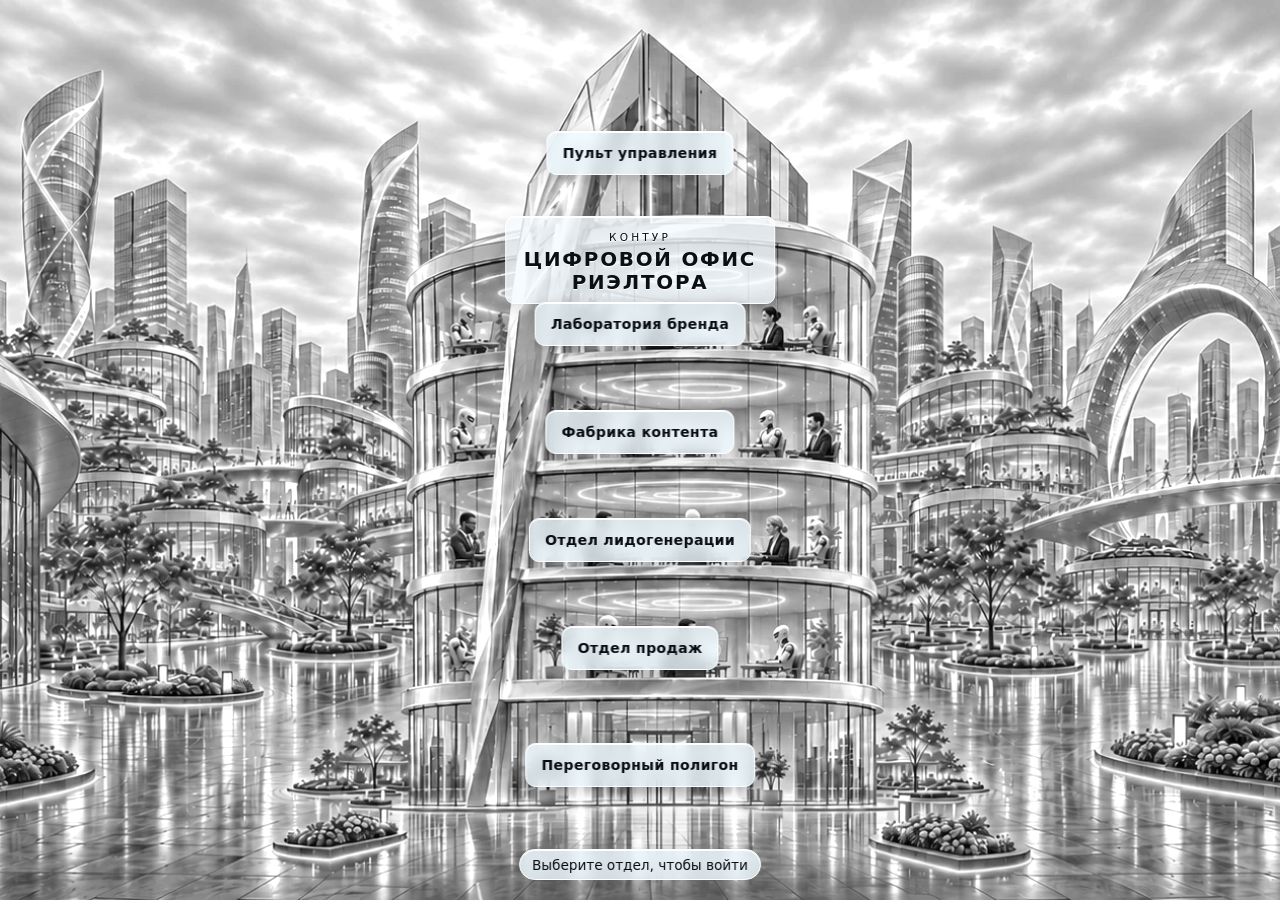
<file: cinematic/index.html>
<!doctype html>
<html lang="ru">
<head>
<meta charset="utf-8">
<meta name="viewport" content="width=device-width, initial-scale=1">
<meta name="theme-color" content="#141b2a">
<title>КОНТУР · Цифровой офис риэлтора</title>
<link rel="stylesheet" href="office.css?v=responsive-2">
<script defer src="../department-data.js"></script>
<script defer src="office.js"></script>
<script defer src="../events.js"></script></head>
<body>
<main aria-label="Цифровая штаб-квартира КОНТУР">
  <div class="scene">
    <div class="city">
      <img src="city.webp" alt="Стеклянная штаб-квартира среди небоскрёбов, площадей и садов">
    </div>
    <header class="identity">
      <span>КОНТУР</span>
      <h1>Цифровой офис<br>риэлтора</h1>
    </header>
    <nav class="floors" aria-label="Отделы штаб-квартиры">
      <button data-department="5" style="--floor:17%">Пульт управления</button>
      <button data-department="4" style="--floor:36%">Лаборатория бренда</button>
      <button data-department="2" style="--floor:48%">Фабрика контента</button>
      <button data-department="1" style="--floor:60%">Отдел лидогенерации</button>
      <button data-department="0" style="--floor:72%">Отдел продаж</button>
      <button data-department="3" style="--floor:85%">Переговорный полигон</button>
    </nav>
    <footer>Выберите отдел, чтобы войти</footer>
    <div class="veil" aria-hidden="true"></div>
    <dialog aria-labelledby="room-title">
      <img class="room-image" alt="">
      <article class="panel">
        <header>
          <button class="back" type="button">Назад к штаб-квартире</button>
        </header>
        <div class="reading" tabindex="0" aria-label="Описание отдела">
          <p class="room-code"></p>
          <h2 id="room-title"></h2>
          <div class="room-copy"></div>
          <a class="cta" href="https://t.me/Elena_Gumen" target="_blank" rel="noopener">Получить план своего цифрового офиса</a>
        </div>
      </article>
    </dialog>
  </div>
</main>
</body>
</html>
</file>
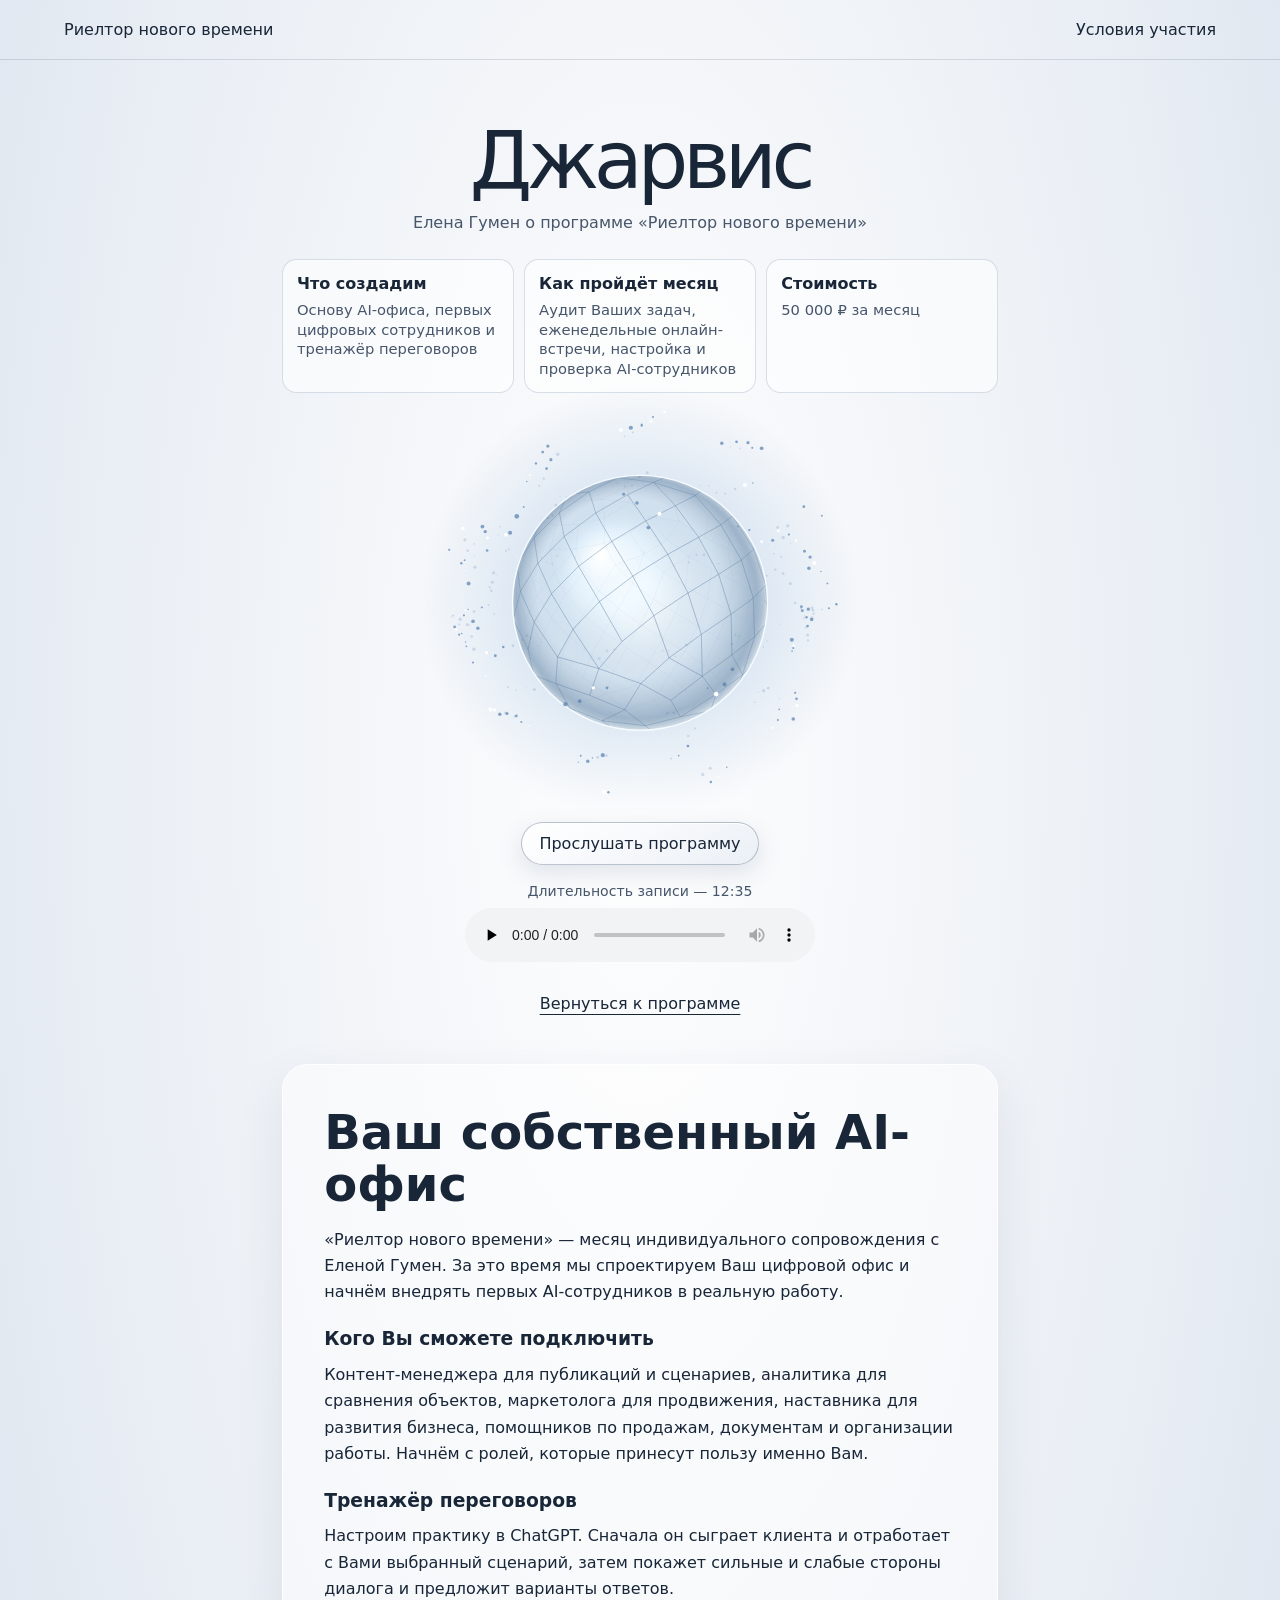
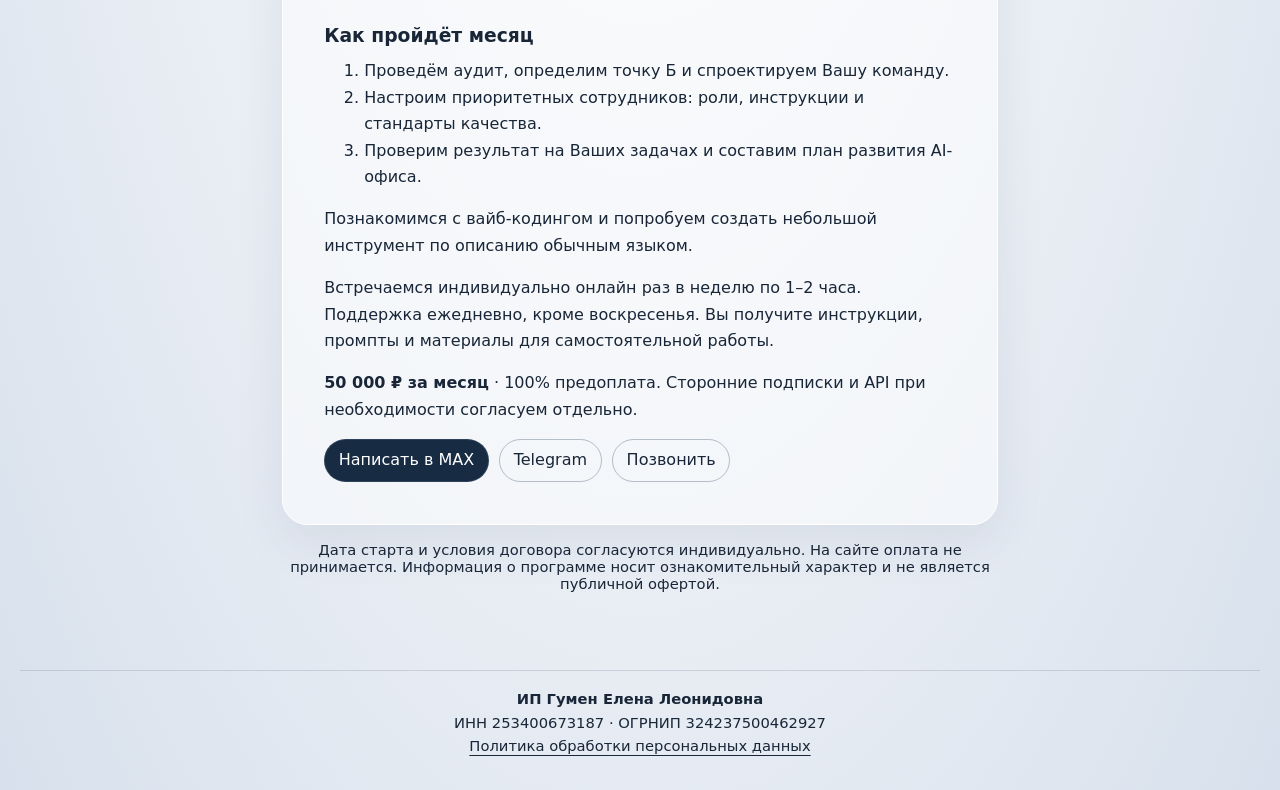
<file: jarvis.html>
<!doctype html>
<html lang="ru"><head><meta charset="utf-8"><meta name="viewport" content="width=device-width,initial-scale=1"><meta name="theme-color" content="#100d1b"><title>Jarvis — Риелтор нового времени</title><link rel="stylesheet" href="jarvis.css"><script defer src="jarvis.js"></script><script defer src="jarvis-core.js"></script></head>
<body><header><a href="./">Риелтор нового времени</a><a href="./#formats">Условия участия</a></header>
<main>
  <h1>Джарвис</h1>
  <p class="subtitle">Елена Гумен о программе «Риелтор нового времени»</p>
  <dl class="program-brief" aria-label="Программа кратко">
    <div><dt>Что создадим</dt><dd>Основу AI-офиса, первых цифровых сотрудников и тренажёр переговоров</dd></div>
    <div><dt>Как пройдёт месяц</dt><dd>Аудит Ваших задач, еженедельные онлайн-встречи, настройка и проверка AI-сотрудников</dd></div>
    <div><dt>Стоимость</dt><dd>50 000 ₽ за месяц</dd></div>
  </dl>
  <div class="core-stage" aria-hidden="true"><canvas id="core"></canvas></div>
  <p id="status" role="status"></p>
  <button class="upload" id="listen" type="button" hidden>Прослушать программу</button>
  <p class="hint" id="audio-duration">Длительность записи — 12:35</p>
  <audio aria-describedby="audio-duration" id="voice" controls preload="none" src="jarvis-intro.m4a" aria-label="Прослушать программу"></audio>
  <a class="back" href="./#program">Вернуться к программе</a>
  <article class="program">
    <h2>Ваш собственный AI-офис</h2>
    <p>«Риелтор нового времени» — месяц индивидуального сопровождения с Еленой Гумен. За это время мы спроектируем Ваш цифровой офис и начнём внедрять первых AI-сотрудников в реальную работу.</p>
    <h3>Кого Вы сможете подключить</h3>
    <p>Контент-менеджера для публикаций и сценариев, аналитика для сравнения объектов, маркетолога для продвижения, наставника для развития бизнеса, помощников по продажам, документам и организации работы. Начнём с ролей, которые принесут пользу именно Вам.</p>
    <h3>Тренажёр переговоров</h3>
    <p>Настроим практику в ChatGPT. Сначала он сыграет клиента и отработает с Вами выбранный сценарий, затем покажет сильные и слабые стороны диалога и предложит варианты ответов.</p>
    <h3>Как пройдёт месяц</h3>
    <ol><li>Проведём аудит, определим точку Б и спроектируем Вашу команду.</li><li>Настроим приоритетных сотрудников: роли, инструкции и стандарты качества.</li><li>Проверим результат на Ваших задачах и составим план развития AI-офиса.</li></ol>
    <p>Познакомимся с вайб-кодингом и попробуем создать небольшой инструмент по описанию обычным языком.</p>
    <p>Встречаемся индивидуально онлайн раз в неделю по 1–2 часа. Поддержка ежедневно, кроме воскресенья. Вы получите инструкции, промпты и материалы для самостоятельной работы.</p>
    <p><strong>50 000 ₽ за месяц</strong> · 100% предоплата. Сторонние подписки и API при необходимости согласуем отдельно.</p>
    <div class="contact-links"><a href="https://max.ru/u/f9LHodD0cOIrdDq9lHuw89YvLucKKpRPgYVImkzUoALuNixoEcBbSnYnT1I">Написать в MAX</a><a href="https://t.me/Elena_Gumen">Telegram</a><a href="tel:+79089641945">Позвонить</a></div>
  </article>
<p style="margin-top:1rem;font-size:.92rem">Дата старта и условия договора согласуются индивидуально. На сайте оплата не принимается. Информация о программе носит ознакомительный характер и не является публичной офертой.</p></main><footer style="padding:0 1.25rem 2rem;text-align:center"><div style="max-width:90rem;margin:1rem auto 0;padding-top:1rem;border-top:1px solid #77819544;font-size:.92rem;line-height:1.6">
  <strong>ИП Гумен Елена Леонидовна</strong><br>
  ИНН 253400673187 · ОГРНИП 324237500462927<br>
  <a href="privacy.html" style="text-decoration:underline">Политика обработки персональных данных</a>
</div></footer></body></html>
</file>
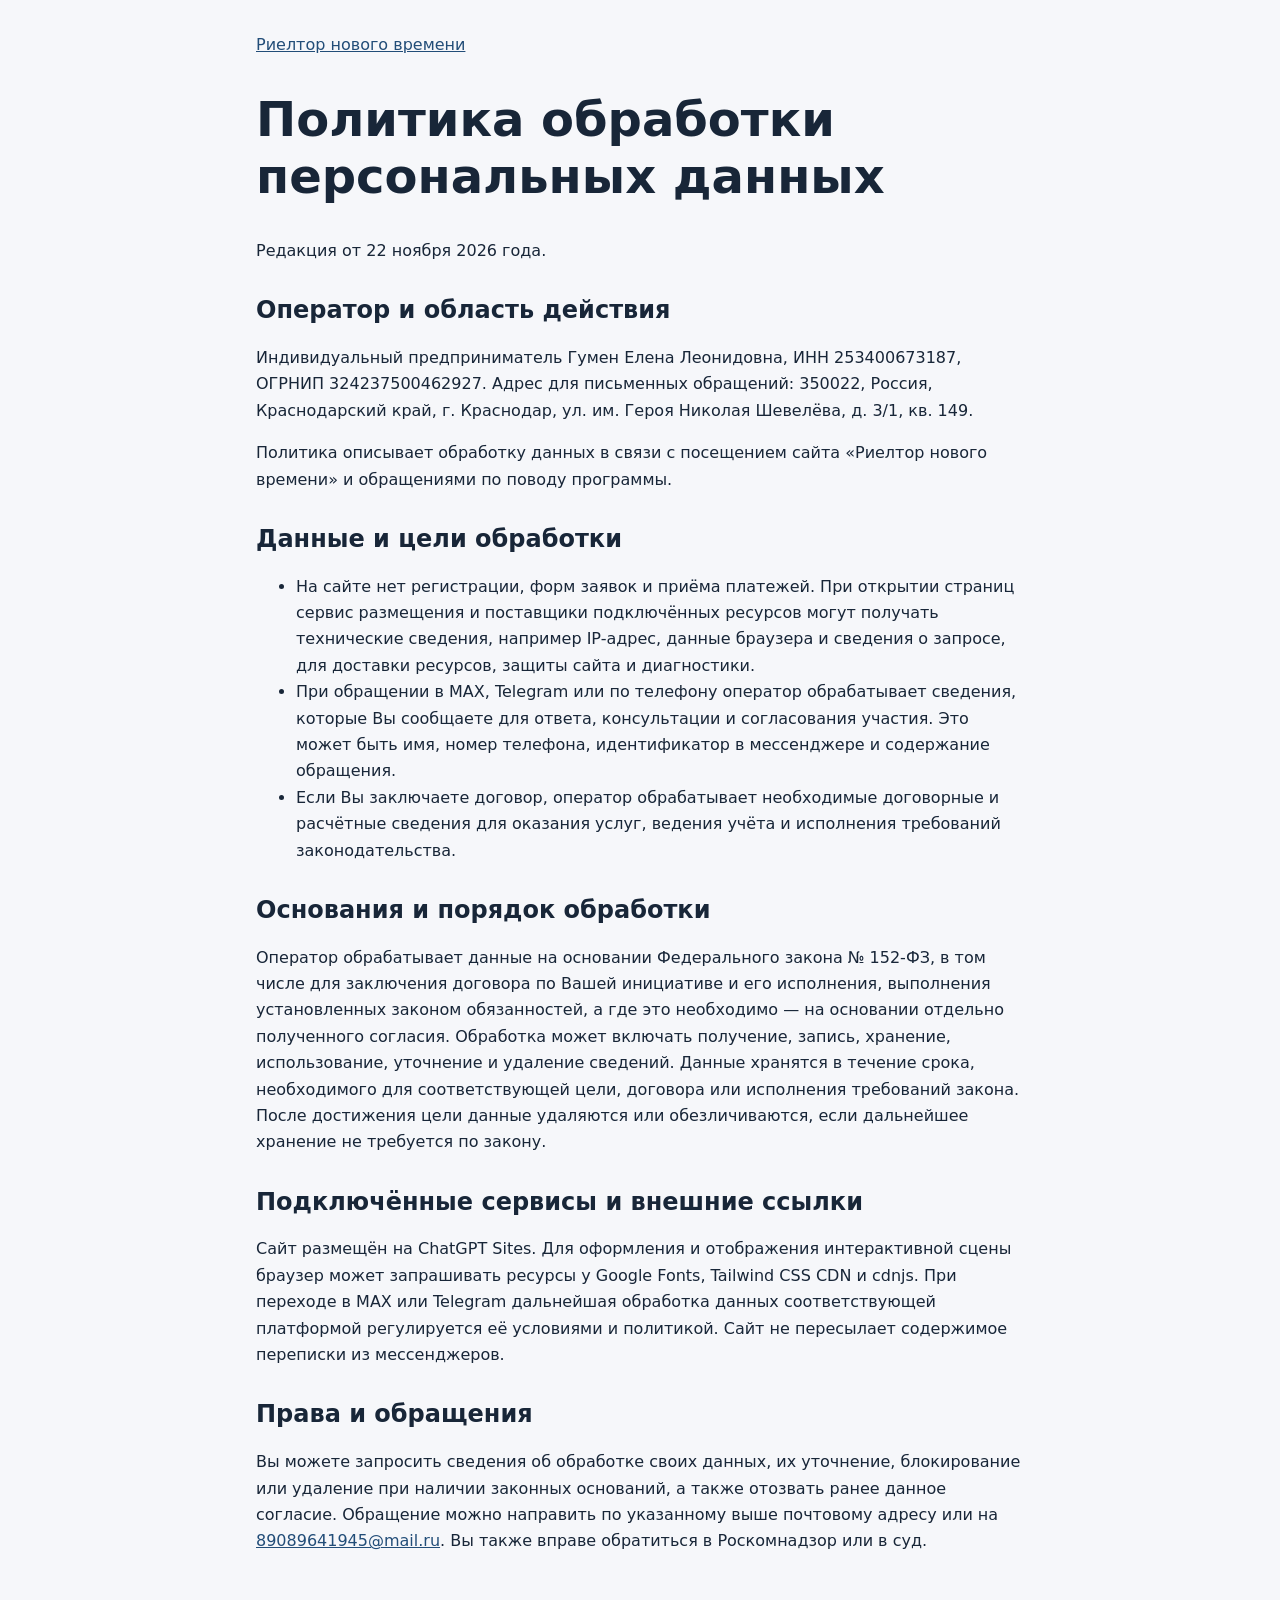
<file: privacy.html>
<!doctype html>
<html lang="ru">
<head><meta charset="utf-8"><meta name="viewport" content="width=device-width,initial-scale=1"><title>Политика обработки персональных данных — Елена Гумен</title>
<style>
body{margin:auto;max-width:48rem;padding:2rem 1.25rem 4rem;font:1rem/1.65 system-ui,sans-serif;background:#f6f7fa;color:#182638}
h1,h2{line-height:1.2}h1{font-size:clamp(1.8rem,5vw,3rem)}h2{margin-top:2rem}a{color:#224d78;overflow-wrap:anywhere}
</style></head>
<body><header><a href="./">Риелтор нового времени</a></header>
<main>
<h1>Политика обработки персональных данных</h1>
<p>Редакция от 22 ноября 2026 года.</p>
<h2>Оператор и область действия</h2>
<p>Индивидуальный предприниматель Гумен Елена Леонидовна, ИНН 253400673187, ОГРНИП 324237500462927. Адрес для письменных обращений: 350022, Россия, Краснодарский край, г. Краснодар, ул. им. Героя Николая Шевелёва, д. 3/1, кв. 149.</p>
<p>Политика описывает обработку данных в связи с посещением сайта «Риелтор нового времени» и обращениями по поводу программы.</p>
<h2>Данные и цели обработки</h2>
<ul>
<li>На сайте нет регистрации, форм заявок и приёма платежей. При открытии страниц сервис размещения и поставщики подключённых ресурсов могут получать технические сведения, например IP-адрес, данные браузера и сведения о запросе, для доставки ресурсов, защиты сайта и диагностики.</li>
<li>При обращении в MAX, Telegram или по телефону оператор обрабатывает сведения, которые Вы сообщаете для ответа, консультации и согласования участия. Это может быть имя, номер телефона, идентификатор в мессенджере и содержание обращения.</li>
<li>Если Вы заключаете договор, оператор обрабатывает необходимые договорные и расчётные сведения для оказания услуг, ведения учёта и исполнения требований законодательства.</li>
</ul>
<h2>Основания и порядок обработки</h2>
<p>Оператор обрабатывает данные на основании Федерального закона № 152-ФЗ, в том числе для заключения договора по Вашей инициативе и его исполнения, выполнения установленных законом обязанностей, а где это необходимо — на основании отдельно полученного согласия. Обработка может включать получение, запись, хранение, использование, уточнение и удаление сведений. Данные хранятся в течение срока, необходимого для соответствующей цели, договора или исполнения требований закона. После достижения цели данные удаляются или обезличиваются, если дальнейшее хранение не требуется по закону.</p>
<h2>Подключённые сервисы и внешние ссылки</h2>
<p>Сайт размещён на ChatGPT Sites. Для оформления и отображения интерактивной сцены браузер может запрашивать ресурсы у Google Fonts, Tailwind CSS CDN и cdnjs. При переходе в MAX или Telegram дальнейшая обработка данных соответствующей платформой регулируется её условиями и политикой. Сайт не пересылает содержимое переписки из мессенджеров.</p>
<h2>Права и обращения</h2>
<p>Вы можете запросить сведения об обработке своих данных, их уточнение, блокирование или удаление при наличии законных оснований, а также отозвать ранее данное согласие. Обращение можно направить по указанному выше почтовому адресу или на <a href="mailto:89089641945@mail.ru">89089641945@mail.ru</a>. Вы также вправе обратиться в Роскомнадзор или в суд.</p>
</main></body></html>
</file>
<file: cinematic/office.css>
:root{color-scheme:dark;font-family:system-ui,-apple-system,sans-serif;background:#141b2a;color:#f7f7fb}
*{box-sizing:border-box}
body{margin:0}
button,a{font:inherit}
button{cursor:pointer}
button:focus-visible,a:focus-visible,summary:focus-visible,.reading:focus-visible{outline:2px solid #ffdaaa;outline-offset:3px}
.scene{position:relative;isolation:isolate;min-height:100svh;overflow:hidden;background:#182232}
.city{position:absolute;inset:0;overflow:hidden}
.city img{width:100%;height:100%;object-fit:cover;object-position:center;display:block;transform-origin:50% var(--focus-y,50%);transition:transform 1.18s cubic-bezier(.2,.72,.21,1),filter 1.18s ease}
.identity{position:absolute;z-index:1;top:24%;left:50%;transform:translateX(-50%);text-align:center;padding:.55rem 1.1rem;border:1px solid #d9dfefaa;border-radius:.55rem;background:linear-gradient(145deg,#37394be8,#111b2bec);box-shadow:0 5px 25px #0a112b88,inset 0 1px #f6eaff77,0 0 18px #ffba6b40;white-space:nowrap}
.identity span{font-size:.66rem;letter-spacing:.3em;color:#e4dbfb}
h1{font-size:clamp(.82rem,1.55vw,1.3rem);text-transform:uppercase;line-height:1.15;letter-spacing:.09em;margin:.25rem 0 0;color:#fff5e2;text-shadow:0 0 12px #ffd4a288}
.floors button,.back{border:1px solid #dfe8fb99;background:linear-gradient(130deg,#465067df,#192235ee);color:#fff;border-radius:.65rem;padding:.65rem .95rem;min-height:44px;box-shadow:inset 0 1px #f9f6ff57,0 5px 18px #1218225e;font-weight:650}
.floors button{position:absolute;z-index:2;top:var(--floor);left:50%;transform:translate(-50%,-50%);font-size:clamp(.7rem,1.1vw,.94rem);letter-spacing:.10em;white-space:nowrap;transition:box-shadow .2s,background .2s}
.floors button:hover,.back:hover{background:linear-gradient(130deg,#665b85,#314263);box-shadow:inset 0 1px #fff,0 0 18px #ffe3bcaa}
footer{position:absolute;z-index:1;bottom:1.25rem;left:50%;transform:translateX(-50%);background:#151d31de;padding:.4rem .75rem;border-radius:999px;white-space:nowrap;font-size:.85rem}
.veil{position:absolute;inset:0;z-index:3;pointer-events:none;background:#0d1223;opacity:0;transition:opacity 1.12s ease}
.entering .city img{transform:scale(2.15);filter:blur(4px) brightness(.65)}
.entering .veil{opacity:.82}
dialog{border:0;padding:0;margin:0;width:100%;height:100%;max-width:none;max-height:none;inset:0;background:#182232;color:inherit;overflow:hidden;opacity:0;transition:opacity .34s ease}
dialog::backdrop{background:#101628}
dialog.ready{opacity:1}
.room-image{width:100%;height:100%;object-fit:cover;object-position:72% center;position:absolute;inset:0}
.panel{position:absolute;top:5%;bottom:5%;left:3%;width:min(70vw,72rem);display:flex;flex-direction:column;overflow:hidden;border-radius:1.25rem;border:1px solid #e4e9ff80;background:linear-gradient(132deg,#142033eb,#22314cce 65%,#2e2544d9);backdrop-filter:blur(15px);box-shadow:0 24px 80px #0509169e,inset 0 1px 0 #fff5;font-size:1rem}
.panel header{padding:.85rem clamp(1rem,3vw,2.25rem);border-bottom:1px solid #cedcff32}
.back{text-align:left;font-size:.88rem}
.reading{overflow:auto;overscroll-behavior:contain;padding:1rem clamp(1rem,3vw,2.25rem) 2rem;scrollbar-color:#b2a6d0 #232b40;line-height:1.58}
.room-code{letter-spacing:.15em;font-size:.78rem;font-weight:750;color:#e3caff;margin:0}
h2{font-size:clamp(1.5rem,4.6vw,3rem);line-height:1.08;margin:.4rem 0 .9rem}
h3{margin:1.5rem 0 .65rem;font-size:1.2rem}
h4{margin:1rem 0 .2rem}
.tagline{color:#ffdfb7;font-weight:650}
details,.case{border:1px solid #e0dbff38;border-radius:.7rem;background:#111a2e8c;margin:.5rem 0;padding:.65rem .85rem}
summary{cursor:pointer;min-height:32px;font-weight:650;padding:.25rem 0}
dt{font-weight:650;color:#ead9fb}
dd{margin:0 0 .5rem}
.cta{display:inline-flex;background:#ffe0b8;color:#1a2234;border-radius:999px;padding:.75rem 1rem;text-decoration:none;font-weight:750;margin-top:1rem}
@media(min-width:761px){.scene{min-height:max(100svh,50vw)}}
@media(max-width:760px){
  .scene{min-height:max(100svh,670px)}
  .identity{top:16%;padding:.5rem .8rem}
  .floors{position:absolute;bottom:4rem;left:1rem;right:1rem;z-index:2;display:grid;grid-template-columns:repeat(2,minmax(0,1fr));gap:.5rem}
  .floors button{white-space:normal;overflow-wrap:anywhere;position:static;transform:none;min-height:50px;font-size:clamp(.65rem,2.7vw,.88rem);letter-spacing:.025em;padding:.45rem}
  .panel{top:22%;bottom:0;left:0;width:100%;border-radius:1rem 1rem 0 0}
  .room-image{object-position:68% top}
}
@media(prefers-reduced-motion:reduce){.city img,.veil,dialog,.floors button{transition:none}}
@media(min-width:761px){.floors .analytics{left:25%}.floors .eva{left:75%}}
@media(max-width:760px){.floors{bottom:3.5rem}.floors .support{min-height:44px;font-size:.72rem}}

:root{color-scheme:light;color:#0b0e12;background:#eaf5fc}
.scene,dialog{background:#eaf5fc}
.city img,.room-image{filter:grayscale(1) brightness(1.07)}
.city,.room-image{background:#eaf5fc}
.identity{background:#f3faffc9;border-color:#fff;box-shadow:inset 0 1px #fff,0 5px 18px #090e152b}
.identity span,h1{color:#0b0e12;text-shadow:0 1px #fff}
.floors button,.back,footer{color:#080d11;background:#effaffca;border:1px solid #fff;box-shadow:inset 0 1px #fff,0 3px 14px #080e182d;backdrop-filter:blur(6px)}
.floors button:hover,.back:hover{background:#fff;box-shadow:0 0 20px #eaf8ff}
button:focus-visible,a:focus-visible,summary:focus-visible,.reading:focus-visible{outline-color:#131c23}
.veil,dialog::backdrop{background:#101418}
.entering .city img{filter:grayscale(1) blur(4px) brightness(.85)}
.panel{
  bottom:auto;max-height:90%;color:#080d11;
  background:linear-gradient(115deg,#f5fcffd1,#e6f5ffa8 62%,#f9fdff95);
  border:1px solid #fff;backdrop-filter:blur(5px) brightness(1.1);
  box-shadow:inset 0 1px 0 #fff,inset 0 0 22px #fff3,0 15px 48px #080d1238
}
.panel header{border-color:#fff9}
.reading{min-height:0;scrollbar-color:#637780 #ebf7fc}
.room-code,.tagline,dt{color:#16262e}
details,.case{background:#f7fcff73;border-color:#fff9}
.cta{background:#11171d;color:#fff}
.floors button{letter-spacing:.025em}
@media(max-width:760px){
  .identity{top:24%}
  .floors{position:static;display:contents}
  .floors button{position:absolute;top:var(--floor);left:50%;transform:translate(-50%,-50%);width:min(76%,15rem);min-height:44px;font-size:.8rem}
  .panel{top:16%;max-height:82%;left:3%;width:94%;border-radius:1rem}
}

@media (max-width: 760px) {
  .scene { min-height: 100svh; }
  .identity { top: 22%; padding: .35rem .72rem; }
  .identity span { display: none; }
  .identity h1 { margin: 0; font-size: .73rem; }
  .floors button { width: min(68%, 14rem); padding: .38rem .55rem; }
  .panel { top: 4%; max-height: 92%; -webkit-backdrop-filter: blur(5px) brightness(1.1); }
  .panel header { padding: .6rem .8rem; }
  .reading { padding: .9rem .85rem 1.25rem; overflow-wrap: anywhere; }
  .cta { min-height: 44px; align-items: center; }
}
</file>
<file: jarvis.css>
:root{color-scheme:dark;font-family:Inter,system-ui,sans-serif;color:#f5eefc;background:#110e1c;--voice:0}
*{box-sizing:border-box}[hidden]{display:none!important}
body{min-height:100svh;margin:0;background:radial-gradient(ellipse at 50% 52%,#241a39,#100d19 72%)}
header{display:flex;justify-content:space-between;gap:1rem;padding:1.25rem max(1.1rem,5vw);border-bottom:1px solid #ead1ff25}
a{color:inherit;text-underline-offset:.3em}header a{text-decoration:none}
main{text-align:center;max-width:47rem;margin:auto;padding:clamp(2rem,6vh,4rem) 1.1rem 3rem}
h1{font-size:clamp(2.6rem,7vw,5rem);font-weight:540;letter-spacing:-.066em;margin:0}
.subtitle,#status,.hint{color:#d5c9e4}.subtitle{margin:.4rem 0 1.65rem}
.orb{position:relative;width:clamp(174px,39vmin,340px);aspect-ratio:1;margin:0 auto 2rem;border-radius:50%;isolation:isolate;transform:scale(calc(1 + var(--voice)*.15));background:radial-gradient(circle at 31% 25%,#fbe8ff 0%,#bc8df8 9%,#6c46b0 33%,#23163f 60%,#563a7b 77%,#bd92d7 100%);box-shadow:inset 0 0 24px #eed5ffc4,0 0 calc(34px + var(--voice)*65px) #b983f79e;overflow:hidden}
.orb-light{position:absolute;inset:-35%;border-radius:50%;background:conic-gradient(from 17deg,transparent 15%,#e2bfff7a 35%,#6f5cf28c 48%,transparent 61%,#ffb98a87 78%,transparent 96%);mix-blend-mode:screen;filter:blur(14px);animation:rotate 13s linear infinite;opacity:calc(.6 + var(--voice)*.4)}
@keyframes rotate{to{transform:rotate(360deg)}}
audio{display:block;width:min(100%,350px);margin:.4rem auto 1rem}
.upload{display:inline-block;cursor:pointer;border-radius:100px;border:1px solid #d9c0fb76;padding:.7rem 1.1rem;background:linear-gradient(155deg,#e0c5ff25,#dcc5f207);box-shadow:inset 0 1px #fff9}
:focus-visible,main:has(input:focus-visible) .upload{outline:2px solid #ffd19f;outline-offset:4px}
.visually-hidden{position:absolute;width:1px;height:1px;clip-path:inset(50%);overflow:hidden}
.hint{font-size:.88rem}.back{display:inline-block;margin-top:1rem}
@media(prefers-reduced-motion:reduce){.orb-light{animation:none}.orb{transform:none}}
:root{color:#182638;background:#e9eff6;color-scheme:light}
body{background:radial-gradient(ellipse at 50% 32%,#fefefe,#e8edf4 64%,#d7e0ec)}
header{border-color:#23335126}
.subtitle,#status,.hint{color:#47566b}
.core-stage{width:min(100%,580px);height:clamp(260px,56vw,435px);margin:-1rem auto 0}
#core{display:block;width:100%;height:100%}
.upload{background:linear-gradient(155deg,#fff,#d3deed63);border-color:#52678362;box-shadow:inset 0 1px white,0 8px 24px #29456722}
:focus-visible,main:has(input:focus-visible) .upload{outline-color:#294567}
.program{margin-top:3.2rem;text-align:left;padding:clamp(1rem,5vw,2.6rem);border:1px solid #fff;border-radius:1.6rem;background:#ffffff80;box-shadow:0 18px 50px #263b5617;line-height:1.65}
.program h2{font-size:clamp(1.9rem,5vw,3rem);line-height:1.08;margin:0 0 1rem}
.program h3{margin-bottom:0}.program h3+p,.program h3+ol{margin-top:.4rem}
.contact-links{display:flex;flex-wrap:wrap;gap:.65rem}.contact-links a{padding:.45rem .85rem;border:1px solid #51637b65;border-radius:100px;text-decoration:none}.contact-links a:first-child{background:#172b43;color:white}

button.upload{font:inherit;color:inherit;margin-bottom:1rem}#status:empty{display:none}

.program-brief{display:grid;grid-template-columns:repeat(3,1fr);gap:.6rem;margin:1.2rem 0 .6rem;text-align:left}
.program-brief div{padding:.8rem .9rem;border:1px solid #6782a240;border-radius:.9rem;background:#ffffff94;line-height:1.35}
.program-brief dt{font-weight:700;margin-bottom:.35rem}
.program-brief dd{margin:0;color:#47566b;font-size:.92rem}
#audio-duration{margin:.15rem 0 .55rem}
@media(max-width:540px){.program-brief{grid-template-columns:1fr}.program-brief div{padding:.65rem .8rem}}
</file>
